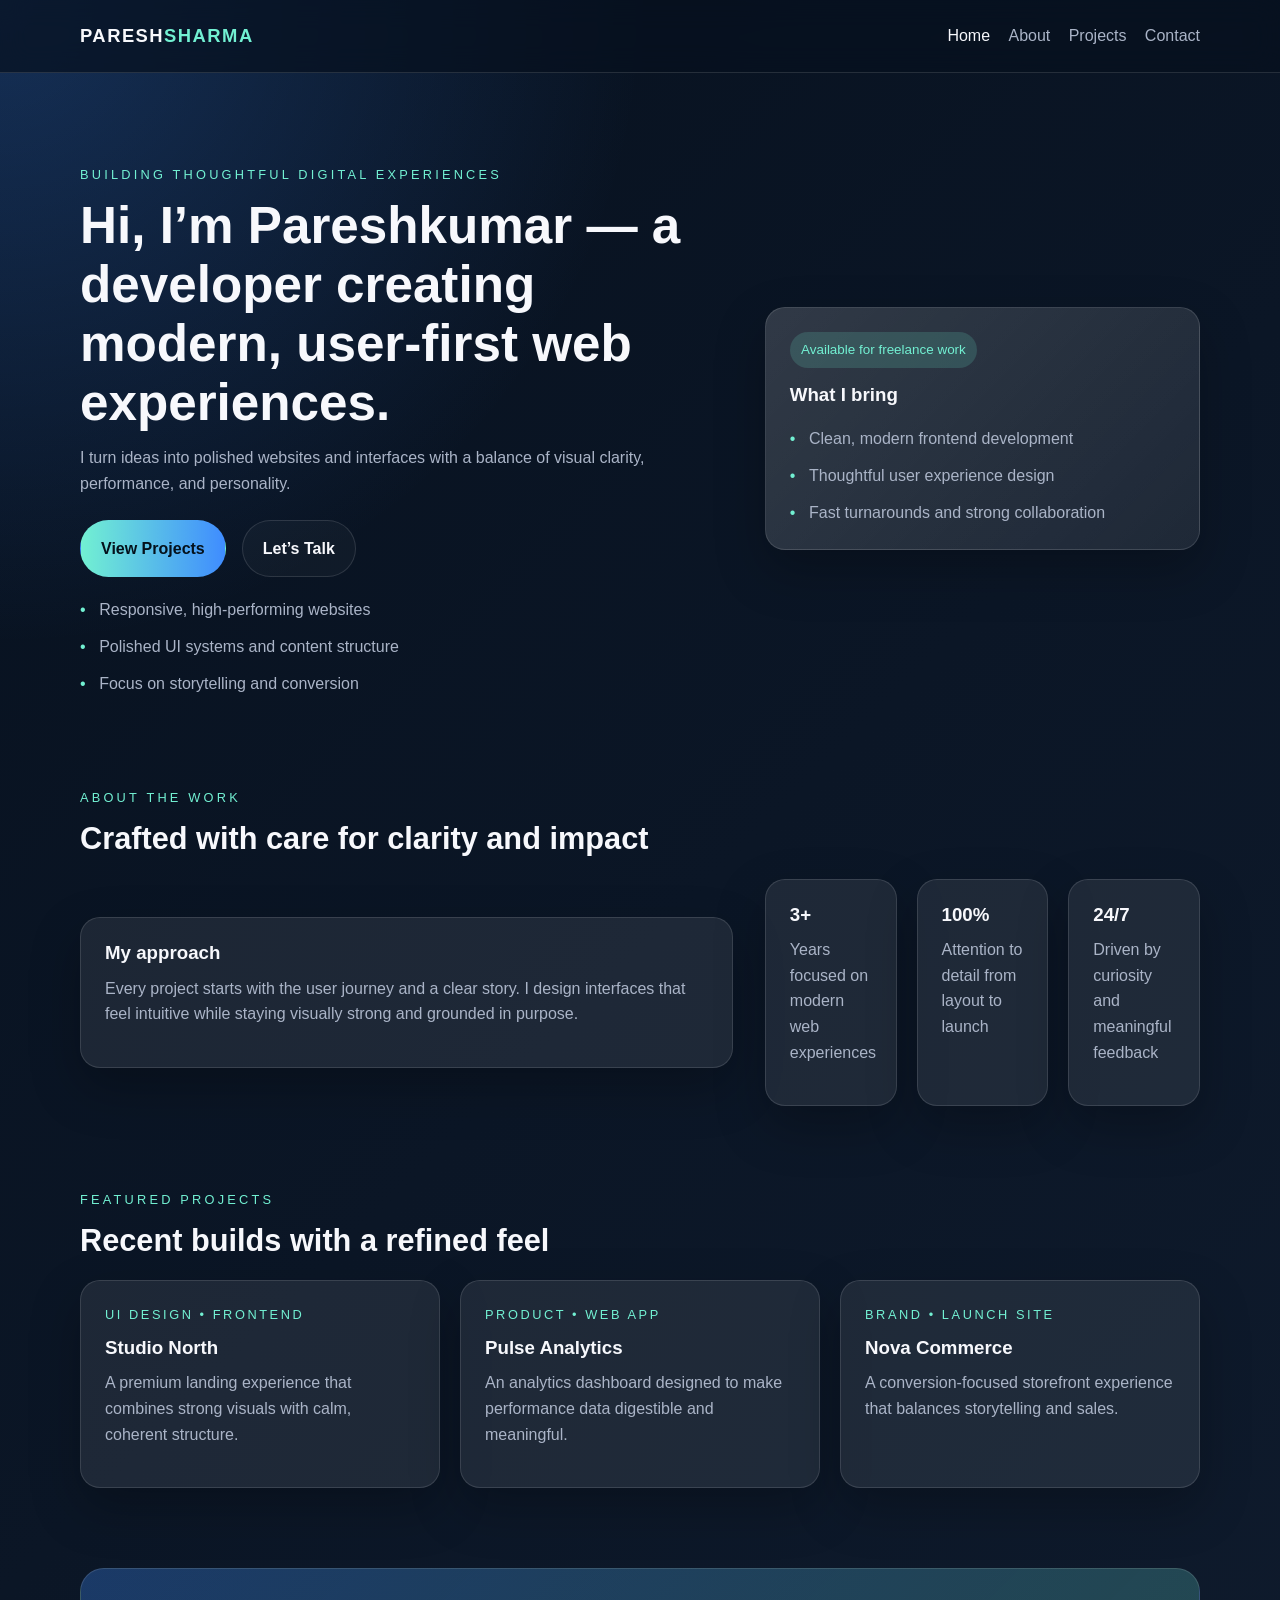
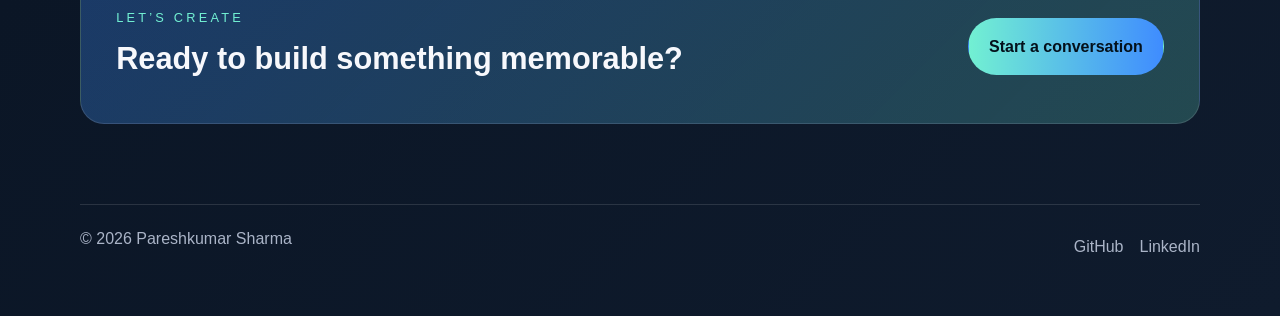
<file: index.html>
<!DOCTYPE html>
<html lang="en">
  <head>
    <meta charset="UTF-8" />
    <meta name="viewport" content="width=device-width, initial-scale=1.0" />
    <title>Pareshkumar Sharma | Portfolio</title>
    <meta name="description" content="Modern portfolio website for Pareshkumar Sharma featuring projects, about, and contact information." />
    <link rel="stylesheet" href="styles.css" />
  </head>
  <body>
    <header class="site-header">
      <div class="container nav-bar">
        <a class="brand" href="index.html">Paresh<span>Sharma</span></a>
        <button class="nav-toggle" type="button" aria-label="Toggle navigation">
          ☰
        </button>
        <nav class="site-nav">
          <a class="active" href="index.html">Home</a>
          <a href="about.html">About</a>
          <a href="projects.html">Projects</a>
          <a href="contact.html">Contact</a>
        </nav>
      </div>
    </header>

    <main>
      <section class="hero">
        <div class="container hero-grid">
          <div>
            <p class="eyebrow">Building thoughtful digital experiences</p>
            <h1>Hi, I’m Pareshkumar — a developer creating modern, user-first web experiences.</h1>
            <p>
              I turn ideas into polished websites and interfaces with a balance of visual clarity, performance, and personality.
            </p>
            <div class="hero-actions">
              <a class="btn btn-primary" href="projects.html">View Projects</a>
              <a class="btn btn-secondary" href="contact.html">Let’s Talk</a>
            </div>
            <ul class="hero-highlights">
              <li>Responsive, high-performing websites</li>
              <li>Polished UI systems and content structure</li>
              <li>Focus on storytelling and conversion</li>
            </ul>
          </div>
          <div class="card glass">
            <div class="panel-badge">Available for freelance work</div>
            <h3>What I bring</h3>
            <ul class="feature-list">
              <li>Clean, modern frontend development</li>
              <li>Thoughtful user experience design</li>
              <li>Fast turnarounds and strong collaboration</li>
            </ul>
          </div>
        </div>
      </section>

      <section class="section">
        <div class="container">
          <div class="section-heading">
            <p class="eyebrow">About the work</p>
            <h2>Crafted with care for clarity and impact</h2>
          </div>
          <div class="split-grid">
            <div class="card">
              <h3>My approach</h3>
              <p>
                Every project starts with the user journey and a clear story. I design interfaces that feel intuitive while staying visually strong and grounded in purpose.
              </p>
            </div>
            <div class="stats-grid">
              <article class="card stat-card">
                <h3>3+</h3>
                <p>Years focused on modern web experiences</p>
              </article>
              <article class="card stat-card">
                <h3>100%</h3>
                <p>Attention to detail from layout to launch</p>
              </article>
              <article class="card stat-card">
                <h3>24/7</h3>
                <p>Driven by curiosity and meaningful feedback</p>
              </article>
            </div>
          </div>
        </div>
      </section>

      <section class="section">
        <div class="container">
          <div class="section-heading">
            <p class="eyebrow">Featured projects</p>
            <h2>Recent builds with a refined feel</h2>
          </div>
          <div class="card-grid">
            <article class="card project-card">
              <div class="project-topline">UI Design • Frontend</div>
              <h3>Studio North</h3>
              <p>A premium landing experience that combines strong visuals with calm, coherent structure.</p>
            </article>
            <article class="card project-card">
              <div class="project-topline">Product • Web App</div>
              <h3>Pulse Analytics</h3>
              <p>An analytics dashboard designed to make performance data digestible and meaningful.</p>
            </article>
            <article class="card project-card">
              <div class="project-topline">Brand • Launch Site</div>
              <h3>Nova Commerce</h3>
              <p>A conversion-focused storefront experience that balances storytelling and sales.</p>
            </article>
          </div>
        </div>
      </section>

      <section class="section">
        <div class="container cta-card">
          <div>
            <p class="eyebrow">Let’s create</p>
            <h2>Ready to build something memorable?</h2>
          </div>
          <a class="btn btn-primary" href="contact.html">Start a conversation</a>
        </div>
      </section>
    </main>

    <footer class="site-footer">
      <div class="container footer-row">
        <p>© <span id="year"></span> Pareshkumar Sharma</p>
        <div class="footer-links">
          <a href="https://github.com/paresh-developer" target="_blank" rel="noreferrer">GitHub</a>
          <a href="https://www.linkedin.com/in/pareshkumar-sharma" target="_blank" rel="noreferrer">LinkedIn</a>
        </div>
      </div>
    </footer>

    <script src="script.js"></script>
  </body>
</html>
</file>
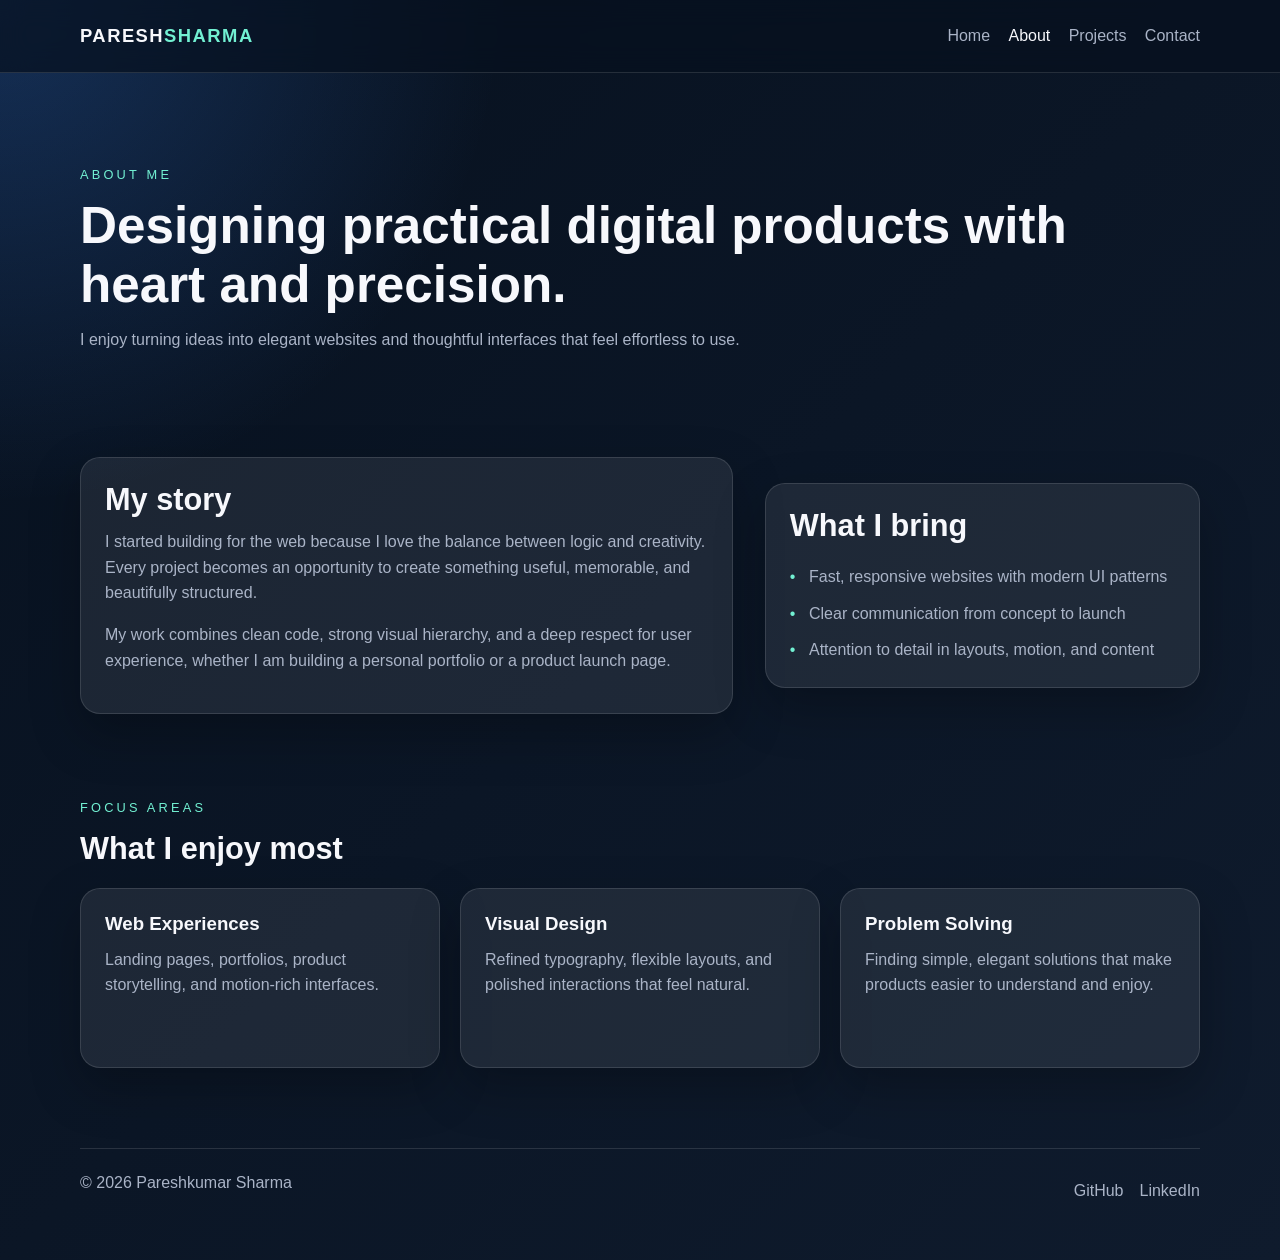
<file: about.html>
<!DOCTYPE html>
<html lang="en">
  <head>
    <meta charset="UTF-8" />
    <meta name="viewport" content="width=device-width, initial-scale=1.0" />
    <title>About | Pareshkumar Sharma</title>
    <meta name="description" content="Learn more about Pareshkumar Sharma and the approach behind the work." />
    <link rel="stylesheet" href="styles.css" />
  </head>
  <body>
    <header class="site-header">
      <div class="container nav-bar">
        <a class="brand" href="index.html">Paresh<span>Sharma</span></a>
        <button class="nav-toggle" type="button" aria-label="Toggle navigation">
          ☰
        </button>
        <nav class="site-nav">
          <a href="index.html">Home</a>
          <a class="active" href="about.html">About</a>
          <a href="projects.html">Projects</a>
          <a href="contact.html">Contact</a>
        </nav>
      </div>
    </header>

    <main>
      <section class="page-hero">
        <div class="container">
          <p class="eyebrow">About me</p>
          <h1>Designing practical digital products with heart and precision.</h1>
          <p>
            I enjoy turning ideas into elegant websites and thoughtful interfaces that feel effortless to use.
          </p>
        </div>
      </section>

      <section class="section">
        <div class="container split-grid">
          <div class="card">
            <h2>My story</h2>
            <p>
              I started building for the web because I love the balance between logic and creativity. Every project becomes an opportunity to create something useful, memorable, and beautifully structured.
            </p>
            <p>
              My work combines clean code, strong visual hierarchy, and a deep respect for user experience, whether I am building a personal portfolio or a product launch page.
            </p>
          </div>
          <div class="card">
            <h2>What I bring</h2>
            <ul class="feature-list">
              <li>Fast, responsive websites with modern UI patterns</li>
              <li>Clear communication from concept to launch</li>
              <li>Attention to detail in layouts, motion, and content</li>
            </ul>
          </div>
        </div>
      </section>

      <section class="section">
        <div class="container">
          <div class="section-heading">
            <p class="eyebrow">Focus areas</p>
            <h2>What I enjoy most</h2>
          </div>
          <div class="card-grid">
            <article class="card stat-card">
              <h3>Web Experiences</h3>
              <p>Landing pages, portfolios, product storytelling, and motion-rich interfaces.</p>
            </article>
            <article class="card stat-card">
              <h3>Visual Design</h3>
              <p>Refined typography, flexible layouts, and polished interactions that feel natural.</p>
            </article>
            <article class="card stat-card">
              <h3>Problem Solving</h3>
              <p>Finding simple, elegant solutions that make products easier to understand and enjoy.</p>
            </article>
          </div>
        </div>
      </section>
    </main>

    <footer class="site-footer">
      <div class="container footer-row">
        <p>© <span id="year"></span> Pareshkumar Sharma</p>
        <div class="footer-links">
          <a href="https://github.com" target="_blank" rel="noreferrer">GitHub</a>
          <a href="https://www.linkedin.com" target="_blank" rel="noreferrer">LinkedIn</a>
        </div>
      </div>
    </footer>

    <script src="script.js"></script>
  </body>
</html>
</file>
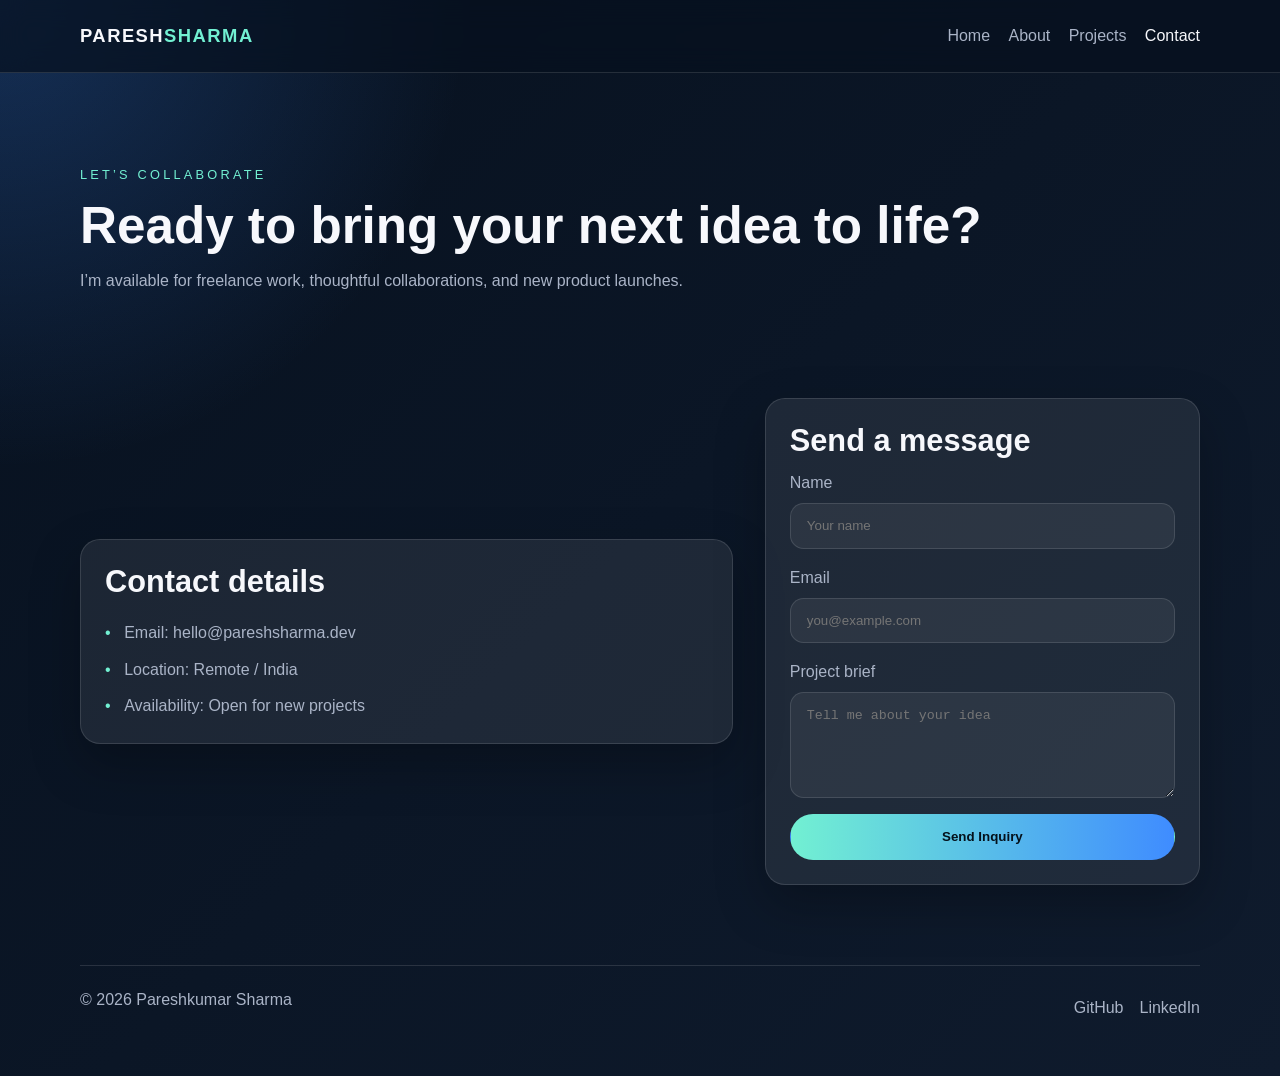
<file: contact.html>
<!DOCTYPE html>
<html lang="en">
  <head>
    <meta charset="UTF-8" />
    <meta name="viewport" content="width=device-width, initial-scale=1.0" />
    <title>Contact | Pareshkumar Sharma</title>
    <meta name="description" content="Get in touch with Pareshkumar Sharma for web design and development work." />
    <link rel="stylesheet" href="styles.css" />
  </head>
  <body>
    <header class="site-header">
      <div class="container nav-bar">
        <a class="brand" href="index.html">Paresh<span>Sharma</span></a>
        <button class="nav-toggle" type="button" aria-label="Toggle navigation">
          ☰
        </button>
        <nav class="site-nav">
          <a href="index.html">Home</a>
          <a href="about.html">About</a>
          <a href="projects.html">Projects</a>
          <a class="active" href="contact.html">Contact</a>
        </nav>
      </div>
    </header>

    <main>
      <section class="page-hero">
        <div class="container">
          <p class="eyebrow">Let’s collaborate</p>
          <h1>Ready to bring your next idea to life?</h1>
          <p>
            I’m available for freelance work, thoughtful collaborations, and new product launches.
          </p>
        </div>
      </section>

      <section class="section">
        <div class="container split-grid">
          <div class="card">
            <h2>Contact details</h2>
            <ul class="feature-list">
              <li>Email: hello@pareshsharma.dev</li>
              <li>Location: Remote / India</li>
              <li>Availability: Open for new projects</li>
            </ul>
          </div>
          <div class="card">
            <h2>Send a message</h2>
            <form class="contact-form">
              <label>
                Name
                <input type="text" placeholder="Your name" />
              </label>
              <label>
                Email
                <input type="email" placeholder="you@example.com" />
              </label>
              <label>
                Project brief
                <textarea rows="5" placeholder="Tell me about your idea"></textarea>
              </label>
              <button class="btn btn-primary" type="submit">Send Inquiry</button>
            </form>
          </div>
        </div>
      </section>
    </main>

    <footer class="site-footer">
      <div class="container footer-row">
        <p>© <span id="year"></span> Pareshkumar Sharma</p>
        <div class="footer-links">
          <a href="https://github.com" target="_blank" rel="noreferrer">GitHub</a>
          <a href="https://www.linkedin.com" target="_blank" rel="noreferrer">LinkedIn</a>
        </div>
      </div>
    </footer>

    <script src="script.js"></script>
  </body>
</html>
</file>
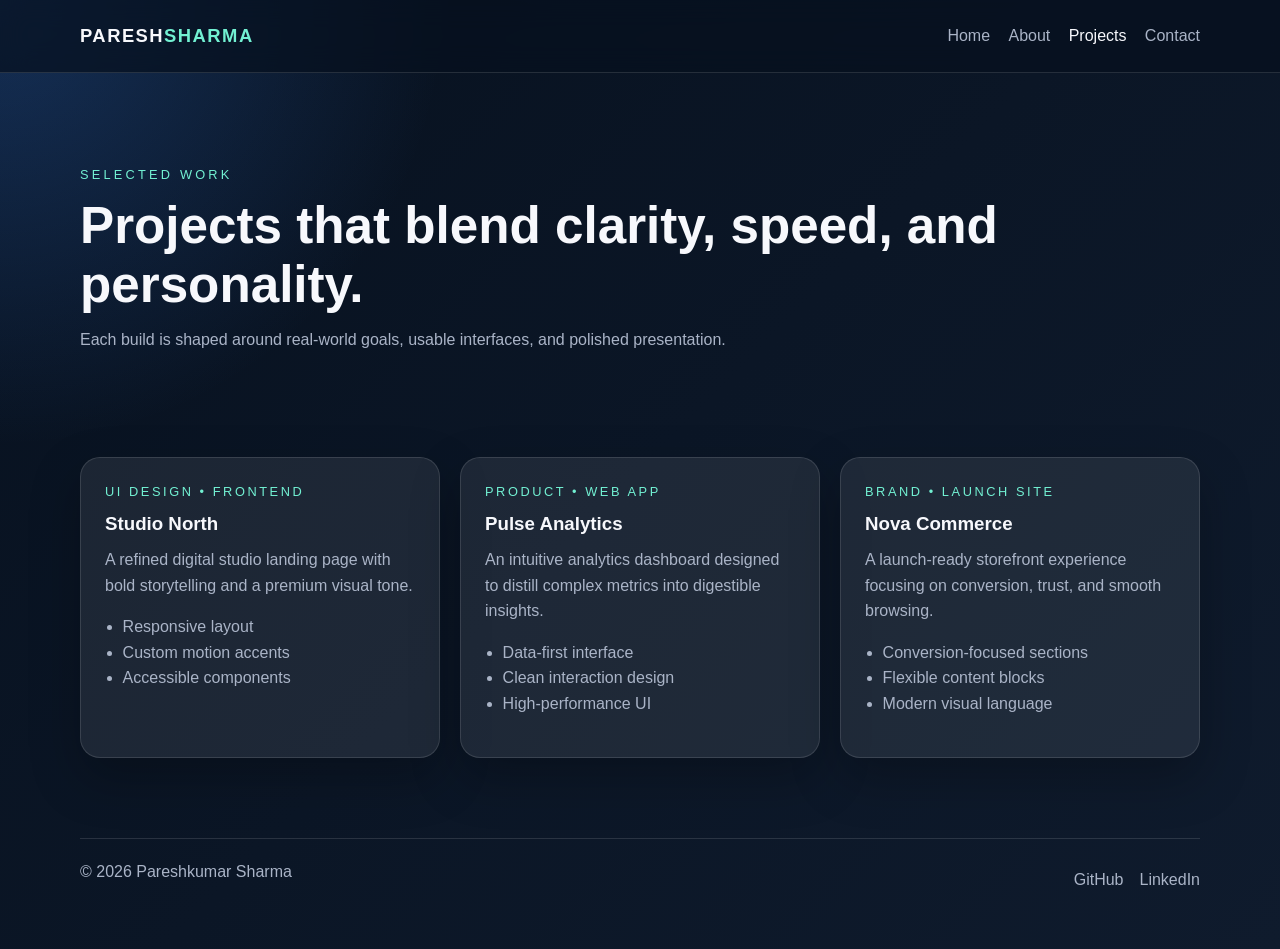
<file: projects.html>
<!DOCTYPE html>
<html lang="en">
  <head>
    <meta charset="UTF-8" />
    <meta name="viewport" content="width=device-width, initial-scale=1.0" />
    <title>Projects | Pareshkumar Sharma</title>
    <meta name="description" content="A selection of projects built with modern design and thoughtful development." />
    <link rel="stylesheet" href="styles.css" />
  </head>
  <body>
    <header class="site-header">
      <div class="container nav-bar">
        <a class="brand" href="index.html">Paresh<span>Sharma</span></a>
        <button class="nav-toggle" type="button" aria-label="Toggle navigation">
          ☰
        </button>
        <nav class="site-nav">
          <a href="index.html">Home</a>
          <a href="about.html">About</a>
          <a class="active" href="projects.html">Projects</a>
          <a href="contact.html">Contact</a>
        </nav>
      </div>
    </header>

    <main>
      <section class="page-hero">
        <div class="container">
          <p class="eyebrow">Selected work</p>
          <h1>Projects that blend clarity, speed, and personality.</h1>
          <p>
            Each build is shaped around real-world goals, usable interfaces, and polished presentation.
          </p>
        </div>
      </section>

      <section class="section">
        <div class="container card-grid">
          <article class="card project-card">
            <div class="project-topline">UI Design • Frontend</div>
            <h3>Studio North</h3>
            <p>A refined digital studio landing page with bold storytelling and a premium visual tone.</p>
            <ul>
              <li>Responsive layout</li>
              <li>Custom motion accents</li>
              <li>Accessible components</li>
            </ul>
          </article>
          <article class="card project-card">
            <div class="project-topline">Product • Web App</div>
            <h3>Pulse Analytics</h3>
            <p>An intuitive analytics dashboard designed to distill complex metrics into digestible insights.</p>
            <ul>
              <li>Data-first interface</li>
              <li>Clean interaction design</li>
              <li>High-performance UI</li>
            </ul>
          </article>
          <article class="card project-card">
            <div class="project-topline">Brand • Launch Site</div>
            <h3>Nova Commerce</h3>
            <p>A launch-ready storefront experience focusing on conversion, trust, and smooth browsing.</p>
            <ul>
              <li>Conversion-focused sections</li>
              <li>Flexible content blocks</li>
              <li>Modern visual language</li>
            </ul>
          </article>
        </div>
      </section>
    </main>

    <footer class="site-footer">
      <div class="container footer-row">
        <p>© <span id="year"></span> Pareshkumar Sharma</p>
        <div class="footer-links">
          <a href="https://github.com" target="_blank" rel="noreferrer">GitHub</a>
          <a href="https://www.linkedin.com" target="_blank" rel="noreferrer">LinkedIn</a>
        </div>
      </div>
    </footer>

    <script src="script.js"></script>
  </body>
</html>
</file>
<file: styles.css>
:root {
  --bg: #07111f;
  --surface: rgba(255, 255, 255, 0.08);
  --surface-strong: rgba(255, 255, 255, 0.16);
  --text: #f7f8fc;
  --muted: #aab4c7;
  --accent: #72f0d2;
  --accent-strong: #3f8cff;
  --border: rgba(255, 255, 255, 0.12);
  --shadow: 0 20px 50px rgba(0, 0, 0, 0.25);
}

* {
  box-sizing: border-box;
}

html {
  scroll-behavior: smooth;
}

body {
  margin: 0;
  font-family: "Segoe UI", Inter, Roboto, Arial, sans-serif;
  color: var(--text);
  background:
    radial-gradient(circle at top left, rgba(63, 140, 255, 0.25), transparent 28%),
    linear-gradient(135deg, #07111f 0%, #0f1b2d 100%);
  line-height: 1.6;
}

a {
  color: inherit;
  text-decoration: none;
}

img {
  max-width: 100%;
  display: block;
}

.container {
  width: min(1120px, calc(100% - 2rem));
  margin: 0 auto;
}

.site-header {
  position: sticky;
  top: 0;
  z-index: 20;
  backdrop-filter: blur(14px);
  background: rgba(7, 17, 31, 0.7);
  border-bottom: 1px solid var(--border);
}

.nav-bar {
  min-height: 72px;
  display: flex;
  align-items: center;
  justify-content: space-between;
  gap: 1rem;
}

.brand {
  font-size: 1.15rem;
  font-weight: 700;
  letter-spacing: 0.08em;
  text-transform: uppercase;
}

.brand span {
  color: var(--accent);
}

.site-nav {
  display: flex;
  gap: 1.15rem;
}

.site-nav a {
  color: var(--muted);
  transition: color 180ms ease;
}

.site-nav a:hover,
.site-nav a.active {
  color: var(--text);
}

.nav-toggle {
  display: none;
  border: 0;
  background: var(--surface);
  color: var(--text);
  width: 42px;
  height: 42px;
  border-radius: 999px;
  cursor: pointer;
}

.hero,
.page-hero {
  padding: 5.5rem 0 3.5rem;
}

.hero-grid,
.split-grid {
  display: grid;
  grid-template-columns: 1.2fr 0.8fr;
  gap: 2rem;
  align-items: center;
}

.eyebrow {
  display: inline-block;
  margin: 0 0 0.75rem;
  text-transform: uppercase;
  letter-spacing: 0.25em;
  font-size: 0.8rem;
  color: var(--accent);
}

h1,
h2,
h3 {
  line-height: 1.15;
  margin: 0 0 0.75rem;
}

h1 {
  font-size: clamp(2.2rem, 4vw, 3.6rem);
}

h2 {
  font-size: clamp(1.5rem, 2.4vw, 2.1rem);
}

p {
  margin: 0 0 1rem;
  color: var(--muted);
}

.hero-actions {
  display: flex;
  flex-wrap: wrap;
  gap: 1rem;
  margin-top: 1.5rem;
}

.btn {
  display: inline-flex;
  justify-content: center;
  align-items: center;
  padding: 0.9rem 1.25rem;
  border-radius: 999px;
  font-weight: 600;
  border: 1px solid transparent;
  transition: transform 180ms ease, background 180ms ease, border-color 180ms ease;
}

.btn:hover {
  transform: translateY(-2px);
}

.btn-primary {
  background: linear-gradient(90deg, var(--accent) 0%, var(--accent-strong) 100%);
  color: #04111b;
}

.btn-secondary {
  border-color: var(--border);
  background: rgba(255, 255, 255, 0.03);
}

.hero-highlights,
.feature-list {
  display: grid;
  gap: 0.7rem;
  padding: 0;
  margin: 1.3rem 0 0;
  list-style: none;
}

.hero-highlights li,
.feature-list li {
  position: relative;
  padding-left: 1.2rem;
  color: var(--muted);
}

.hero-highlights li::before,
.feature-list li::before {
  content: "•";
  position: absolute;
  left: 0;
  color: var(--accent);
}

.card {
  padding: 1.5rem;
  border-radius: 1.25rem;
  background: var(--surface);
  border: 1px solid var(--border);
  box-shadow: var(--shadow);
}

.glass {
  background: linear-gradient(135deg, rgba(255,255,255,0.16), rgba(255,255,255,0.08));
}

.panel-badge {
  display: inline-flex;
  margin-bottom: 1rem;
  padding: 0.45rem 0.7rem;
  border-radius: 999px;
  background: rgba(114, 240, 210, 0.16);
  color: var(--accent);
  font-size: 0.84rem;
}

.section {
  padding: 2rem 0 3rem;
}

.section-heading {
  margin-bottom: 1.4rem;
}

.stats-grid,
.card-grid {
  display: grid;
  grid-template-columns: repeat(3, minmax(0, 1fr));
  gap: 1.25rem;
}

.stat-card {
  min-height: 180px;
}

.project-card ul {
  padding-left: 1.1rem;
  color: var(--muted);
}

.project-topline {
  margin-bottom: 0.7rem;
  font-size: 0.8rem;
  letter-spacing: 0.2em;
  text-transform: uppercase;
  color: var(--accent);
}

.cta-card {
  padding: 2.2rem;
  border-radius: 1.5rem;
  background: linear-gradient(135deg, rgba(63, 140, 255, 0.3), rgba(114, 240, 210, 0.22));
  border: 1px solid var(--border);
  display: flex;
  align-items: center;
  justify-content: space-between;
  gap: 1rem;
}

.site-footer {
  padding: 2rem 0 3rem;
  color: var(--muted);
}

.footer-row {
  display: flex;
  justify-content: space-between;
  align-items: center;
  gap: 1rem;
  border-top: 1px solid var(--border);
  padding-top: 1.3rem;
}

.footer-links {
  display: flex;
  gap: 1rem;
}

.contact-form {
  display: grid;
  gap: 1rem;
}

.contact-form label {
  display: grid;
  gap: 0.45rem;
  color: var(--muted);
}

.contact-form input,
.contact-form textarea {
  width: 100%;
  padding: 0.9rem 1rem;
  border-radius: 0.85rem;
  border: 1px solid var(--border);
  background: rgba(255, 255, 255, 0.06);
  color: var(--text);
}

.contact-form input:focus,
.contact-form textarea:focus {
  outline: 2px solid rgba(114, 240, 210, 0.35);
  border-color: var(--accent);
}

@media (max-width: 900px) {
  .hero-grid,
  .split-grid,
  .stats-grid,
  .card-grid {
    grid-template-columns: 1fr;
  }

  .cta-card {
    flex-direction: column;
    align-items: flex-start;
  }
}

@media (max-width: 720px) {
  .nav-toggle {
    display: inline-flex;
    align-items: center;
    justify-content: center;
  }

  .site-nav {
    position: absolute;
    top: 72px;
    right: 1rem;
    flex-direction: column;
    padding: 1rem;
    border-radius: 1rem;
    background: rgba(7, 17, 31, 0.95);
    border: 1px solid var(--border);
    display: none;
  }

  .site-nav.open {
    display: flex;
  }

  .hero,
  .page-hero {
    padding-top: 3.5rem;
  }

  .footer-row {
    flex-direction: column;
    align-items: flex-start;
  }
}
</file>
